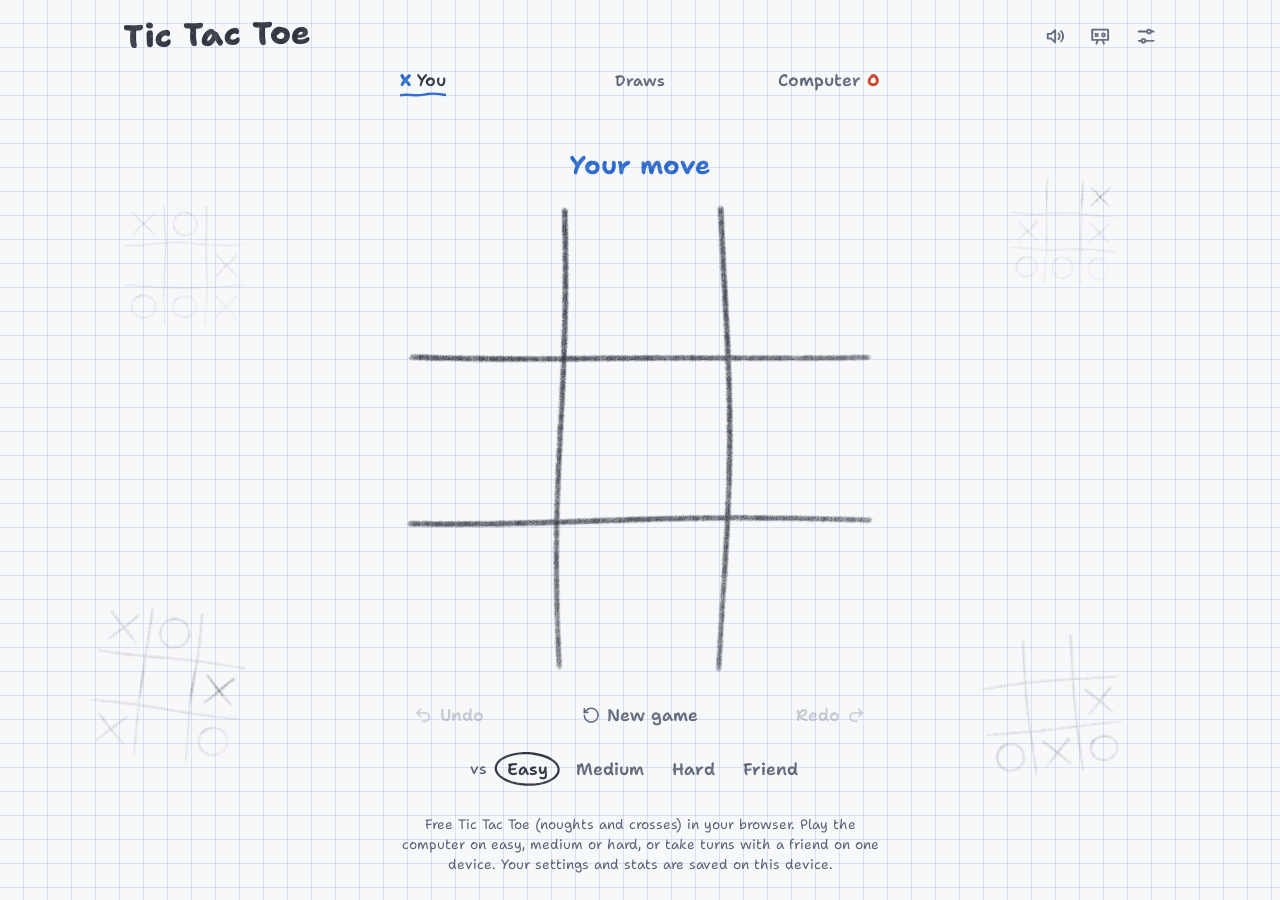
<file: index.html>
<!DOCTYPE html>
<html lang="en">

<head>
  <meta charset="UTF-8">
  <meta name="viewport" content="width=device-width, initial-scale=1.0">

  <title>Tic Tac Toe by Elpis | Play Noughts and Crosses Online</title>
  <meta name="description" content="Play Tic Tac Toe (noughts and crosses) free in your browser. Challenge the computer on easy, medium or hard, or play a friend, with undo, redo and win statistics.">
  <meta name="keywords" content="Elpis, Tic Tac Toe, noughts and crosses, naughts and crosses, play tic tac toe, game, elpis tic tac toe">
  <meta name="author" content="Elpis">
  <meta name="color-scheme" content="dark light">
  <meta name="theme-color" content="#24302d">
  <link rel="canonical" href="https://tic-tac-toe.elpis.cc/">

  <meta property="og:type" content="website">
  <meta property="og:site_name" content="Tic Tac Toe by Elpis">
  <meta property="og:title" content="Tic Tac Toe by Elpis">
  <meta property="og:description" content="Play Tic Tac Toe free in your browser against the computer or a friend.">
  <meta property="og:url" content="https://tic-tac-toe.elpis.cc/">
  <meta property="og:image" content="https://tic-tac-toe.elpis.cc/assets/og-image.png">
  <meta property="og:image:width" content="1200">
  <meta property="og:image:height" content="630">
  <meta property="og:image:alt" content="A Tic Tac Toe game drawn in chalk on a blackboard, with a line struck through three X marks">
  <meta name="twitter:card" content="summary_large_image">
  <meta name="twitter:title" content="Tic Tac Toe by Elpis">
  <meta name="twitter:description" content="Play Tic Tac Toe free in your browser against the computer or a friend.">
  <meta name="twitter:image" content="https://tic-tac-toe.elpis.cc/assets/og-image.png">

  <link rel="icon" href="assets/favicon.svg" type="image/svg+xml">
  <link rel="icon" href="assets/favicon.ico" sizes="any">
  <link rel="apple-touch-icon" href="assets/icon-192.png">
  <link rel="manifest" href="site.webmanifest">

  <script>
    // Pick the chalkboard or the paper before the first paint
    (function () {
      var theme = ''
      try {
        var key = /[?&]test\b/.test(location.search) ? 'user-test' : 'user'
        theme = (JSON.parse(localStorage.getItem(key)) || {}).theme || ''
      } catch (e) { }
      if (theme !== 'board' && theme !== 'paper') {
        theme = window.matchMedia('(prefers-color-scheme: light)').matches ? 'paper' : 'board'
      }
      document.documentElement.dataset.theme = theme
    })()
  </script>

  <link rel="preload" href="assets/fonts/shantell-sans-latin.woff2" as="font" type="font/woff2" crossorigin>
  <link rel="stylesheet" href="style.css">
  <script defer src="draw.js"></script>
  <script defer src="ai.js"></script>
  <script defer src="app.js"></script>

  <script type="application/ld+json">
  {
    "@context": "https://schema.org",
    "@type": ["WebApplication", "VideoGame"],
    "name": "Tic Tac Toe by Elpis",
    "url": "https://tic-tac-toe.elpis.cc/",
    "description": "A free browser game of Tic Tac Toe (noughts and crosses) with a computer opponent, two-player mode, undo and redo.",
    "applicationCategory": "GameApplication",
    "genre": "Puzzle",
    "operatingSystem": "Any",
    "browserRequirements": "Requires JavaScript",
    "numberOfPlayers": { "@type": "QuantitativeValue", "minValue": 1, "maxValue": 2 },
    "inLanguage": "en",
    "isAccessibleForFree": true,
    "offers": { "@type": "Offer", "price": "0", "priceCurrency": "USD" },
    "author": { "@type": "Person", "name": "Elpis" }
  }
  </script>
</head>

<body>

  <svg xmlns="http://www.w3.org/2000/svg" width="0" height="0" style="position:absolute" aria-hidden="true" focusable="false">
    <symbol id="i-gear" viewBox="0 0 24 24"><path d="M4 7h9M17 7h3M4 17h3M11 17h9" /><circle cx="15" cy="7" r="2" /><circle cx="9" cy="17" r="2" /></symbol>
    <symbol id="i-close" viewBox="0 0 24 24"><path d="M6 6l12 12M18 6L6 18" /></symbol>
    <symbol id="i-undo" viewBox="0 0 24 24"><path d="M9 14L4 9l5-5" /><path d="M4 9h10.5a5.5 5.5 0 0 1 0 11H11" /></symbol>
    <symbol id="i-restart" viewBox="0 0 24 24"><path d="M3 12a9 9 0 1 0 2.64-6.36L3 8.3" /><path d="M3 3.5v4.8h4.8" /></symbol>
    <symbol id="i-redo" viewBox="0 0 24 24"><path d="M15 14l5-5-5-5" /><path d="M20 9H9.5a5.5 5.5 0 0 0 0 11H13" /></symbol>
    <symbol id="i-sound" viewBox="0 0 24 24"><path d="M4 9.5v5h3.5L12 18.5v-13L7.5 9.5z" /><path d="M15.5 9a4.2 4.2 0 0 1 0 6M18.3 6.5a8 8 0 0 1 0 11" /></symbol>
    <symbol id="i-muted" viewBox="0 0 24 24"><path d="M4 9.5v5h3.5L12 18.5v-13L7.5 9.5z" /><path d="M16 9.5l5 5M21 9.5l-5 5" /></symbol>
    <symbol id="i-paper" viewBox="0 0 24 24"><path d="M4.5 19.5l1-4.2L16.2 4.6a1.6 1.6 0 0 1 2.3 0l.9.9a1.6 1.6 0 0 1 0 2.3L8.7 18.5z" /><path d="M14 6.8l3.2 3.2" /></symbol>
    <symbol id="i-board" viewBox="0 0 24 24"><path d="M3.5 5h17v11h-17z" /><path d="M8 20l1.5-4M16 20l-1.5-4M7 9.5l2.5 2.5M9.5 9.5L7 12" /><circle cx="15.5" cy="10.7" r="1.6" /></symbol>
  </svg>

  <noscript>
    <p class="noscript">Tic Tac Toe needs JavaScript to run. Please enable JavaScript in your browser to play this
      free noughts and crosses game against the computer or a friend.</p>
  </noscript>

  <canvas class="backdrop" aria-hidden="true"></canvas>

  <div class="page">

    <header class="top">

      <h1 class="title"><span class="chalked">Tic Tac Toe</span></h1>

      <div class="top-actions">

        <button type="button" class="icon-btn" id="sound-toggle" aria-pressed="true" aria-label="Sound" title="Sound">
          <svg class="icon chalked" aria-hidden="true" focusable="false"><use href="#i-sound" /></svg>
        </button>

        <button type="button" class="icon-btn" id="theme-toggle" aria-label="Switch to paper" title="Switch to paper">
          <svg class="icon chalked" aria-hidden="true" focusable="false"><use href="#i-paper" /></svg>
        </button>

        <button type="button" class="icon-btn" id="settings-open" aria-label="Settings and statistics"
          title="Settings and statistics" aria-haspopup="dialog">
          <svg class="icon chalked" aria-hidden="true" focusable="false"><use href="#i-gear" /></svg>
        </button>

      </div>

    </header>

    <main class="main">

      <div class="game" data-turn="" data-result="">

        <div class="scoreboard" role="group" aria-label="Score, this visit">

          <div class="side side-you">
            <div class="who chalked"><span class="letter" aria-hidden="true"></span><span class="who-name"></span></div>
            <div class="tally"><canvas aria-hidden="true"></canvas><span class="count"></span></div>
          </div>

          <div class="side side-draws">
            <div class="who chalked"><span class="who-name">Draws</span></div>
            <div class="tally"><canvas aria-hidden="true"></canvas><span class="count"></span></div>
          </div>

          <div class="side side-them">
            <div class="who chalked"><span class="who-name"></span><span class="letter" aria-hidden="true"></span></div>
            <div class="tally"><canvas aria-hidden="true"></canvas><span class="count"></span></div>
          </div>

        </div>

        <p class="status" id="game-status" role="status" aria-live="polite"><span class="chalked"></span></p>

        <div class="board">

          <canvas class="board-grid" aria-hidden="true"></canvas>

          <canvas class="board-marks" aria-hidden="true"></canvas>

          <div class="cells" id="cells" role="group" aria-label="Board">
            <button type="button" class="cell"></button>
            <button type="button" class="cell"></button>
            <button type="button" class="cell"></button>
            <button type="button" class="cell"></button>
            <button type="button" class="cell"></button>
            <button type="button" class="cell"></button>
            <button type="button" class="cell"></button>
            <button type="button" class="cell"></button>
            <button type="button" class="cell"></button>
          </div>

        </div>

        <div class="controls">

          <button type="button" class="ctrl" id="undo" title="Undo (Ctrl+Z)">
            <span class="chalked">
              <svg class="icon" aria-hidden="true" focusable="false"><use href="#i-undo" /></svg>
              <span class="ctrl-label">Undo</span>
            </span>
          </button>

          <button type="button" class="ctrl ctrl-main" id="new-game">
            <span class="chalked">
              <svg class="icon" aria-hidden="true" focusable="false"><use href="#i-restart" /></svg>
              <span class="ctrl-label">New game</span>
            </span>
          </button>

          <button type="button" class="ctrl" id="redo" title="Redo (Ctrl+Shift+Z)">
            <span class="chalked">
              <span class="ctrl-label">Redo</span>
              <svg class="icon" aria-hidden="true" focusable="false"><use href="#i-redo" /></svg>
            </span>
          </button>

        </div>

        <div class="choice opponent" id="opponent" role="radiogroup" aria-labelledby="opponent-label">
          <span class="choice-label" id="opponent-label" aria-label="Play against">vs</span>
          <label><input type="radio" name="opponent" value="easy"><span class="chalked">Easy</span></label>
          <label><input type="radio" name="opponent" value="medium"><span class="chalked">Medium</span></label>
          <label><input type="radio" name="opponent" value="hard"><span class="chalked">Hard</span></label>
          <label><input type="radio" name="opponent" value="friend"><span class="chalked">Friend</span></label>
        </div>

      </div>

      <section class="about" aria-label="About this game">
        <p>Free Tic Tac Toe (noughts and crosses) in your browser. Play the computer on easy, medium or hard, or
          take turns with a friend on one device. Your settings and stats are saved on this device.</p>
      </section>

    </main>

  </div>

  <dialog class="drawer" id="settings" aria-labelledby="settings-heading">

    <div class="drawer-body">

      <div class="drawer-head">
        <h2 id="settings-heading">Settings</h2>
        <button type="button" class="icon-btn" id="settings-close" aria-label="Close settings">
          <svg class="icon" aria-hidden="true" focusable="false"><use href="#i-close" /></svg>
        </button>
      </div>

      <div class="field">
        <label for="sett-name">Your name</label>
        <input type="text" id="sett-name" maxlength="16" autocomplete="off" spellcheck="false">
      </div>

      <div class="field">
        <label for="sett-xname">Opponent's name</label>
        <input type="text" id="sett-xname" maxlength="16" autocomplete="off" spellcheck="false">
      </div>

      <div class="field">
        <span class="choice-label" id="letter-label">You play</span>
        <div class="choice" id="sett-letter" role="radiogroup" aria-labelledby="letter-label">
          <label class="pick-x"><input type="radio" name="letter" value="X"><span>X</span></label>
          <label class="pick-o"><input type="radio" name="letter" value="O"><span>O</span></label>
        </div>
      </div>

      <div class="field">
        <span class="choice-label" id="first-label">First move</span>
        <div class="choice" id="sett-first" role="radiogroup" aria-labelledby="first-label">
          <label><input type="radio" name="first" value="XO"><span>Take turns</span></label>
          <label class="pick-x"><input type="radio" name="first" value="X"><span>X</span></label>
          <label class="pick-o"><input type="radio" name="first" value="O"><span>O</span></label>
        </div>
      </div>

      <p class="drawer-note">Changing who plays what starts a new game.</p>

      <h2 class="drawer-title">Statistics</h2>

      <table class="stats">
        <thead>
          <tr>
            <th scope="col"><span class="sr-only">Opponent</span></th>
            <th scope="col">Won</th>
            <th scope="col">Lost</th>
            <th scope="col">Drawn</th>
          </tr>
        </thead>
        <tbody id="stats-table">
          <tr><th scope="row">Easy</th><td>0</td><td>0</td><td>0</td></tr>
          <tr><th scope="row">Medium</th><td>0</td><td>0</td><td>0</td></tr>
          <tr><th scope="row">Hard</th><td>0</td><td>0</td><td>0</td></tr>
          <tr><th scope="row">Friend</th><td>0</td><td>0</td><td>0</td></tr>
          <tr><th scope="row">Total</th><td>0</td><td>0</td><td>0</td></tr>
        </tbody>
      </table>

      <button type="button" class="text-btn danger" id="stats-reset">Reset statistics</button>

    </div>

  </dialog>

  <div class="toast" id="toast">
    <div class="toast-box">
      <span class="toast-text" role="status" aria-live="polite"></span>
      <button type="button" class="toast-action" hidden></button>
      <button type="button" class="icon-btn toast-close" aria-label="Dismiss">
        <svg class="icon" aria-hidden="true" focusable="false"><use href="#i-close" /></svg>
      </button>
    </div>
  </div>

  <canvas class="dust" aria-hidden="true"></canvas>

</body>

</html>
</file>
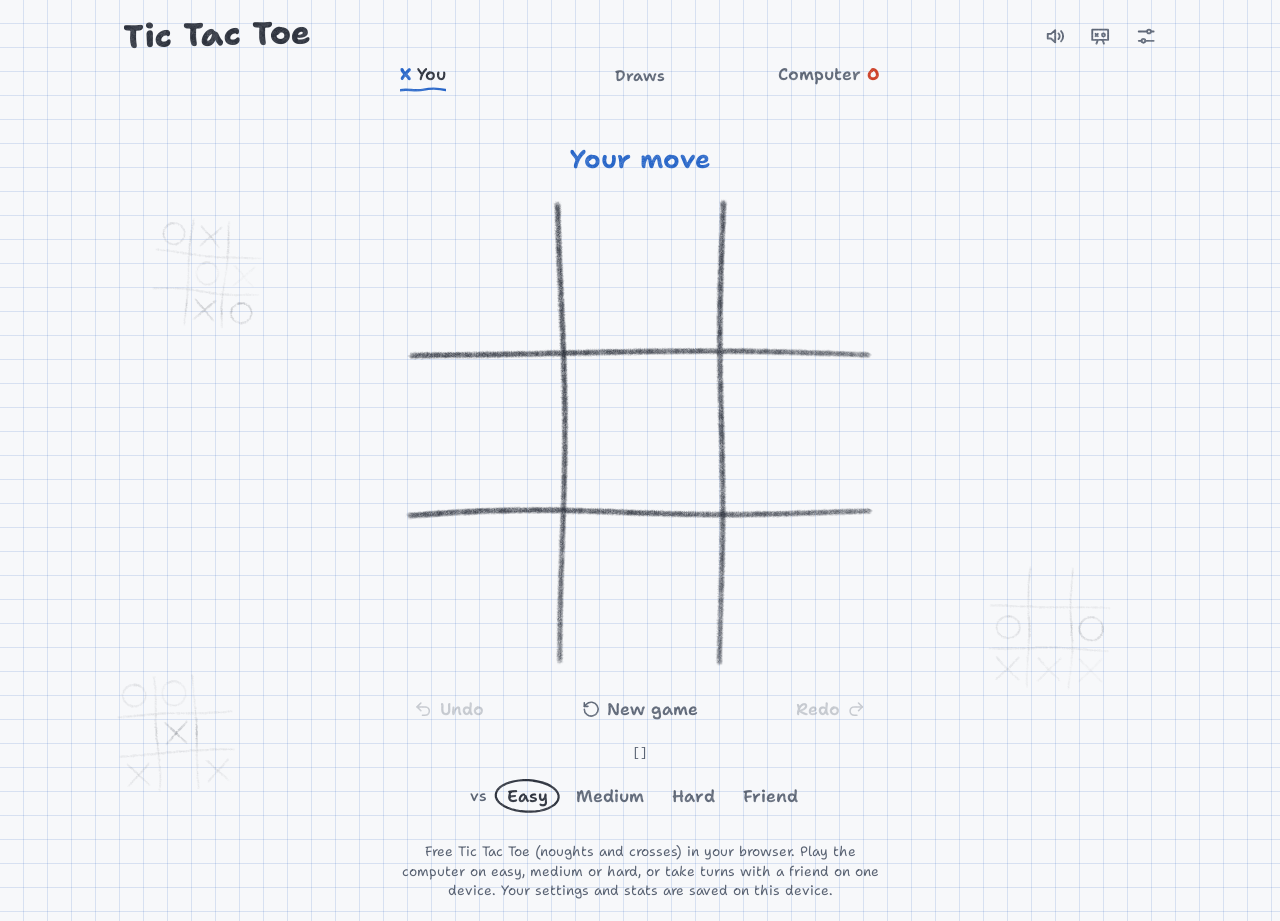
<file: test.html>
<!DOCTYPE html>
<html lang="en">

<head>
  <meta charset="UTF-8">
  <title>Tic Tac Toe for Test</title>
  <meta name="robots" content="noindex">
  <!-- The test page is the game itself with ?test added: it plays on a
       separate save (the "user-test" storage key) and shows the move
       order under the board. -->
  <meta http-equiv="refresh" content="0; url=./?test">
  <script>window.location.replace('./?test')</script>
</head>

<body>
  <p><a href="./?test">Open the test page</a></p>
</body>

</html>
</file>
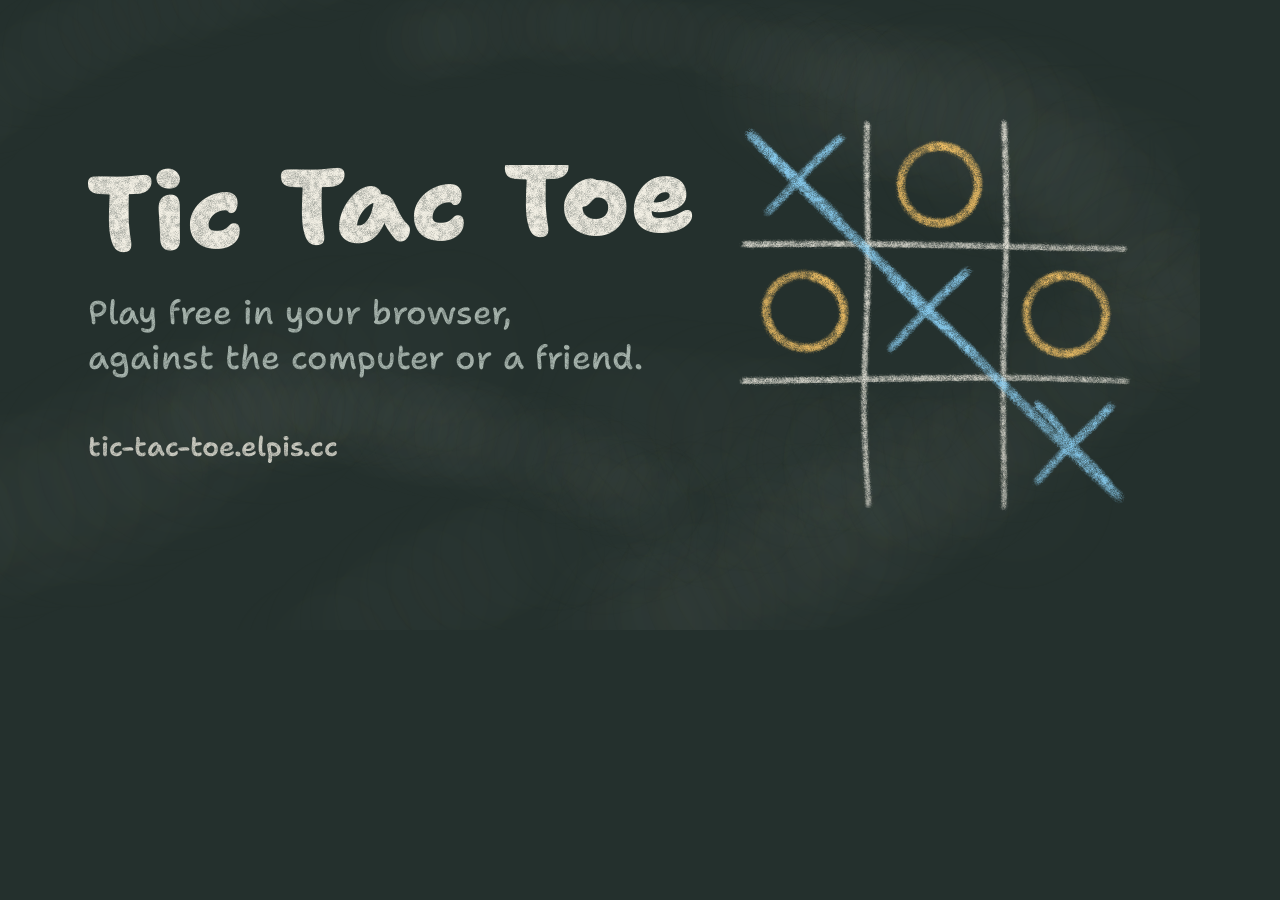
<file: docs/og-image.html>
<!doctype html>
<html lang="en" data-theme="board">
<head>
<meta charset="utf-8">
<title>Share image source</title>
<meta name="robots" content="noindex">
<!--
  Source for assets/og-image.png (1200x630). The board is drawn with the
  game's own chalk (../draw.js), so it matches the page. To regenerate,
  from the repo root:
    python3 -m http.server 8000
    google-chrome --headless --hide-scrollbars --window-size=1200,630 \
      --virtual-time-budget=3000 \
      --screenshot=assets/og-image.png http://localhost:8000/docs/og-image.html
-->
<style>
  @font-face {
    font-family: "Shantell Sans";
    font-weight: 300 800;
    font-display: block;
    src: url("../assets/fonts/shantell-sans-latin.woff2") format("woff2");
  }
  * { margin: 0; padding: 0; box-sizing: border-box; }
  html, body { width: 1200px; height: 630px; background: #24302d; overflow: hidden; }
  body {
    position: relative;
    font-family: "Shantell Sans", sans-serif;
    color: #f2efe4;
    display: grid;
    grid-template-columns: 1fr 400px;
    align-items: center;
    gap: 40px;
    padding: 0 96px 0 88px;
  }
  canvas { -webkit-mask-size: 128px 128px; mask-size: 128px 128px; }
  .smears { position: absolute; inset: 0; width: 100%; height: 100%; }
  .copy { position: relative; display: flex; flex-direction: column; gap: 26px; -webkit-mask-size: 128px 128px; mask-size: 128px 128px; }
  h1 {
    white-space: nowrap;
    font-size: 106px;
    font-weight: 800;
    line-height: 0.95;
    transform: rotate(-2deg);
    transform-origin: left center;
  }
  p {
    font-size: 33px;
    font-weight: 500;
    line-height: 1.35;
    color: #a9b6af;
  }
  .url {
    margin-top: 22px;
    font-size: 27px;
    font-weight: 600;
    opacity: 0.8;
  }
  .board { position: relative; width: 400px; height: 400px; }
  .board canvas { position: absolute; inset: 0; width: 100%; height: 100%; }
</style>
</head>
<body>
  <canvas class="smears"></canvas>
  <div class="copy">
    <h1>Tic Tac Toe</h1>
    <p>Play free in your browser,<br>against the computer or a friend.</p>
    <div class="url">tic-tac-toe.elpis.cc</div>
  </div>
  <div class="board"><canvas></canvas></div>
  <script src="../draw.js"></script>
  <script>
    const INK = '#f2efe4', X = '#8fd3f7', O = '#f8c66a'
    Sketch.setMaterial('chalk')
    const mask = (el, depth, seed) => { el.style.webkitMaskImage = el.style.maskImage = `url(${Sketch.grain(depth, seed)})` }
    mask(document.querySelector('.copy'), 0.36, 23)

    // Eraser smears across the board
    const smears = document.querySelector('.smears')
    const back = Sketch.createSurface(smears, 0, 1)
    back.fit()
    const r0 = Sketch.random(5)
    for (let i = 0; i < 9; i++) {
      const x = r0() * 1200, y = r0() * 630, len = 300 + r0() * 600, a = (r0() - 0.5) * 1.1
      back.stroke(Sketch.line(r0, x - Math.cos(a) * len / 2, y - Math.sin(a) * len / 2, x + Math.cos(a) * len / 2, y + Math.sin(a) * len / 2, 14), {
        color: INK, width: 110 + r0() * 170, strength: 0.007 + r0() * 0.008, soft: true, seed: i + 1, instant: true
      })
    }

    // A finished game: X wins on the diagonal
    const canvas = document.querySelector('.board canvas')
    mask(canvas, 0.62, 11)
    const s = Sketch.createSurface(canvas, 300)
    s.fit()
    const r = Sketch.random(42)
    const pen = (points, color, extra) => s.stroke(points, Object.assign({ color: color, seed: Math.floor(r() * 1e9), instant: true }, extra))
    const lean = () => (r() - 0.5) * 5
    ;[[100 + lean(), 7, 100 + lean(), 293], [200 + lean(), 6, 200 + lean(), 294], [7, 100 + lean(), 293, 100 + lean()], [6, 200 + lean(), 294, 200 + lean()]]
      .forEach(l => pen(Sketch.line(r, l[0], l[1], l[2], l[3]), INK, { width: Sketch.material().width * 0.8, strength: 0.9 }))
    const centre = (i) => [(i % 3) * 100 + 50 + (r() - 0.5) * 6, Math.floor(i / 3) * 100 + 50 + (r() - 0.5) * 6]
    const j = () => (r() - 0.5) * 9
    ;[0, 4, 8].forEach((i) => {
      const [cx, cy] = centre(i)
      pen(Sketch.line(r, cx - 28 + j(), cy - 28 + j(), cx + 28 + j(), cy + 28 + j()), X)
      pen(Sketch.line(r, cx + 28 + j(), cy - 28 + j(), cx - 28 + j(), cy + 28 + j()), X)
    })
    ;[1, 3, 5].forEach((i) => {
      const [cx, cy] = centre(i)
      pen(Sketch.ring(r, cx, cy, 29, 29), O)
    })
    pen(Sketch.line(r, 12, 14, 289, 287, 0.7), X, { width: Sketch.material().width * 1.2 })
  </script>
</body>
</html>
</file>
<file: style.css>
/* Tic Tac Toe by Elpis
   The page is the surface the game is played on: a chalkboard, or a sheet
   of graph paper. Everything on it is written by hand. The board and the
   marks are drawn on canvases by draw.js; this file dresses the rest to
   match. There is no brand colour. X is blue, O is warm, and whoever is to
   move lends their colour to the status line and the hover preview. */

:root {
  /* Chalkboard */
  --bg: #24302d;
  --surface: #1c2624;
  --ink: #f2efe4;
  --muted: #a9b6af;
  --faint: rgba(242, 239, 228, 0.2);
  --x: #8fd3f7;
  --o: #f8c66a;
  --danger: #f6a3aa;
  --backdrop: rgba(10, 16, 14, 0.6);
  --shadow: 0 18px 50px rgba(4, 8, 7, 0.55);
  --note: #f2efe4;
  --note-ink: #1f2927;

  --board: min(calc(100vw - 2rem), 30rem, max(17rem, calc(100dvh - 26rem)));
  --hand: 14px 30px 16px 34px / 30px 14px 34px 16px;
  --ease: cubic-bezier(0.22, 1, 0.36, 1);
  --font: "Shantell Sans", ui-rounded, "Segoe UI", system-ui, -apple-system, sans-serif;

  color-scheme: dark;
}

:root[data-theme="paper"] {
  --bg: #f7f8fa;
  --surface: #ffffff;
  --ink: #2b303b;
  --muted: #5b6474;
  --faint: rgba(43, 48, 59, 0.22);
  --x: #2463c7;
  --o: #cc3d24;
  --danger: #b3261e;
  --backdrop: rgba(43, 48, 59, 0.35);
  --shadow: 0 18px 50px rgba(43, 48, 59, 0.2);
  --note: #2b303b;
  --note-ink: #f7f8fa;

  color-scheme: light;
}

/* Shantell Sans (SIL OFL 1.1, see assets/fonts/OFL.txt), self-hosted.
   Variable weight 300-800. Each file only downloads when the page uses
   one of its characters, so most visitors fetch the Latin file alone. */
@font-face {
  font-family: "Shantell Sans";
  font-style: normal;
  font-weight: 300 800;
  font-display: swap;
  src: url("assets/fonts/shantell-sans-cyrillic-ext.woff2") format("woff2");
  unicode-range: U+0460-052F, U+1C80-1C8A, U+20B4, U+2DE0-2DFF, U+A640-A69F, U+FE2E-FE2F;
}

@font-face {
  font-family: "Shantell Sans";
  font-style: normal;
  font-weight: 300 800;
  font-display: swap;
  src: url("assets/fonts/shantell-sans-cyrillic.woff2") format("woff2");
  unicode-range: U+0301, U+0400-045F, U+0490-0491, U+04B0-04B1, U+2116;
}

@font-face {
  font-family: "Shantell Sans";
  font-style: normal;
  font-weight: 300 800;
  font-display: swap;
  src: url("assets/fonts/shantell-sans-vietnamese.woff2") format("woff2");
  unicode-range: U+0102-0103, U+0110-0111, U+0128-0129, U+0168-0169, U+01A0-01A1, U+01AF-01B0, U+0300-0301, U+0303-0304, U+0308-0309, U+0323, U+0329, U+1EA0-1EF9, U+20AB;
}

@font-face {
  font-family: "Shantell Sans";
  font-style: normal;
  font-weight: 300 800;
  font-display: swap;
  src: url("assets/fonts/shantell-sans-latin-ext.woff2") format("woff2");
  unicode-range: U+0100-02BA, U+02BD-02C5, U+02C7-02CC, U+02CE-02D7, U+02DD-02FF, U+0304, U+0308, U+0329, U+1D00-1DBF, U+1E00-1E9F, U+1EF2-1EFF, U+2020, U+20A0-20AB, U+20AD-20C4, U+2113, U+2C60-2C7F, U+A720-A7FF;
}

@font-face {
  font-family: "Shantell Sans";
  font-style: normal;
  font-weight: 300 800;
  font-display: swap;
  src: url("assets/fonts/shantell-sans-latin.woff2") format("woff2");
  unicode-range: U+0000-00FF, U+0131, U+0152-0153, U+02BB-02BC, U+02C6, U+02DA, U+02DC, U+0304, U+0308, U+0329, U+2000-206F, U+20AC, U+2122, U+2191, U+2193, U+2212, U+2215, U+FEFF, U+FFFD;
}

*,
*::before,
*::after {
  margin: 0;
  padding: 0;
  box-sizing: border-box;
}

html {
  -webkit-text-size-adjust: 100%;
  background: var(--bg);
}

body {
  font-family: var(--font);
  font-size: 1rem;
  font-weight: 500;
  line-height: 1.45;
  color: var(--ink);
  min-height: 100vh;
  min-height: 100dvh;
  overflow-x: hidden;
}

/* Graph paper. On the root, so the old games drawn on the .backdrop
   canvas sit on top of the squares. */
:root[data-theme="paper"] {
  background-image:
    linear-gradient(rgba(62, 112, 196, 0.17) 1px, transparent 1px),
    linear-gradient(90deg, rgba(62, 112, 196, 0.17) 1px, transparent 1px);
  background-size: 24px 24px;
  background-position: -1px -1px;
}

button,
input {
  font: inherit;
  color: inherit;
}

button {
  cursor: pointer;
  background: none;
  border: 0;
  -webkit-tap-highlight-color: transparent;
}

:focus-visible {
  outline: 2px dashed var(--ink);
  outline-offset: 3px;
}

h1,
h2 {
  text-wrap: balance;
}

.sr-only {
  position: absolute;
  width: 1px;
  height: 1px;
  overflow: hidden;
  clip: rect(0 0 0 0);
  white-space: nowrap;
}

.noscript {
  padding: 5rem 1rem 1rem;
  text-align: center;
  color: var(--muted);
}

/* Anything written on the surface picks up its grain. app.js builds the
   grain tiles and sets --grain (drawings) and --grain-soft (lettering). */
.chalked {
  display: inline-block;
  -webkit-mask-image: var(--grain-soft, none);
  mask-image: var(--grain-soft, none);
  -webkit-mask-size: 128px 128px;
  mask-size: 128px 128px;
}

/* Stroke icons (defined as <symbol>s in index.html) */
.icon {
  width: 1.4rem;
  height: 1.4rem;
  fill: none;
  stroke: currentColor;
  stroke-width: 2;
  stroke-linecap: round;
  stroke-linejoin: round;
}

/* Smears and old games left on the surface, drawn once by app.js */
.backdrop {
  position: fixed;
  inset: 0;
  z-index: -1;
  width: 100%;
  height: 100%;
  pointer-events: none;
}

/* Chalk dust, above everything and never in the way */
.dust {
  position: fixed;
  inset: 0;
  z-index: 900;
  width: 100%;
  height: 100%;
  pointer-events: none;
}

/* ---------- Page ---------- */

.page {
  min-height: 100vh;
  min-height: 100dvh;
  display: flex;
  flex-direction: column;
}

.top {
  width: 100%;
  max-width: 68rem;
  margin: 0 auto;
  display: flex;
  align-items: center;
  justify-content: space-between;
  padding: 0.6rem 0.6rem 0 1.25rem;
}

.title {
  font-size: 1.7rem;
  font-weight: 800;
  line-height: 1.1;
  letter-spacing: 0.01em;
  transform: rotate(-1.5deg);
  transform-origin: left center;
}

.top-actions {
  display: flex;
  gap: 0.1rem;
}

.icon-btn {
  width: 2.75rem;
  height: 2.75rem;
  display: grid;
  place-items: center;
  border-radius: 50%;
  color: var(--muted);
  transition: color 0.2s, transform 0.15s;
}

.icon-btn:hover {
  color: var(--ink);
}

.icon-btn:active {
  transform: scale(0.92);
}

.main {
  flex: 1;
  display: flex;
  flex-direction: column;
  align-items: center;
  justify-content: center;
  padding: 0.25rem 1rem 1.25rem;
}

/* As wide as the board, or wider when a short screen makes the board
   small, so the score and the buttons keep their room. */
.game {
  width: max(var(--board), min(calc(100vw - 2rem), 21rem));
  display: flex;
  flex-direction: column;
  align-items: center;
  gap: 0.7rem;
}

/* The colour of whoever is to move, or of the winner once it is over */
.game[data-turn="X"],
.game[data-result="X"] {
  --turn: var(--x);
}

.game[data-turn="O"],
.game[data-result="O"] {
  --turn: var(--o);
}

/* ---------- Scoreboard: you | draws | them, kept in tally marks ---------- */

.scoreboard {
  width: 100%;
  display: grid;
  grid-template-columns: 1fr minmax(4.5rem, 0.7fr) 1fr;
  align-items: end;
  gap: 0.75rem;
}

.side {
  min-width: 0;
  display: flex;
  flex-direction: column;
  gap: 0.15rem;
}

.side-you {
  align-items: flex-start;
}

.side-draws {
  align-items: center;
}

.side-them {
  align-items: flex-end;
}

.side.is-x {
  --side: var(--x);
}

.side.is-o {
  --side: var(--o);
}

.who {
  position: relative;
  max-width: 100%;
  display: flex;
  align-items: baseline;
  gap: 0.4rem;
  padding-bottom: 0.3rem;
  font-size: 1.05rem;
  font-weight: 600;
  color: var(--muted);
  transition: color 0.25s;
}

.side-draws .who {
  font-size: 0.95rem;
}

.who-name {
  overflow: hidden;
  text-overflow: ellipsis;
  white-space: nowrap;
}

.letter {
  flex: none;
  font-weight: 800;
  color: var(--side);
}

.is-turn .who {
  color: var(--ink);
}

/* A quick underline beneath whoever is to move */
.who::after {
  content: "";
  position: absolute;
  left: -2px;
  right: -2px;
  bottom: -1px;
  height: 7px;
  background: var(--side, var(--muted));
  -webkit-mask: url("data:image/svg+xml,%3Csvg xmlns='http://www.w3.org/2000/svg' viewBox='0 0 100 8' preserveAspectRatio='none'%3E%3Cpath d='M1.5 5.2C18 2.6 33 6.6 52 4.1S84 3 98.5 5' fill='none' stroke='%23000' stroke-width='2.4' stroke-linecap='round' vector-effect='non-scaling-stroke'/%3E%3C/svg%3E") center / 100% 100% no-repeat;
  mask: url("data:image/svg+xml,%3Csvg xmlns='http://www.w3.org/2000/svg' viewBox='0 0 100 8' preserveAspectRatio='none'%3E%3Cpath d='M1.5 5.2C18 2.6 33 6.6 52 4.1S84 3 98.5 5' fill='none' stroke='%23000' stroke-width='2.4' stroke-linecap='round' vector-effect='non-scaling-stroke'/%3E%3C/svg%3E") center / 100% 100% no-repeat;
  clip-path: inset(0 100% 0 0);
  transition: clip-path 0.3s ease-in;
}

.side-them .who::after {
  clip-path: inset(0 0 0 100%);
}

.side.is-turn .who::after {
  clip-path: inset(0);
  transition: clip-path 0.35s 0.1s ease-out;
}

.tally {
  width: 100%;
  height: 2rem;
  display: flex;
}

.tally canvas {
  width: 100%;
  height: 100%;
  -webkit-mask-image: var(--grain, none);
  mask-image: var(--grain, none);
  -webkit-mask-size: 128px 128px;
  mask-size: 128px 128px;
}

/* The score as a number: read out always, shown once the tally marks
   would no longer fit (app.js adds .as-number). */
.tally .count {
  position: absolute;
  width: 1px;
  height: 1px;
  overflow: hidden;
  clip: rect(0 0 0 0);
  white-space: nowrap;
}

.side.as-number canvas {
  display: none;
}

.side.as-number .count {
  position: static;
  width: 100%;
  height: auto;
  clip: auto;
  font-size: 1.7rem;
  font-weight: 800;
  line-height: 2rem;
}

.side-draws.as-number .count {
  text-align: center;
  color: var(--muted);
}

.side-them.as-number .count {
  text-align: right;
}

/* ---------- Status line ---------- */

.status {
  min-height: 2.5rem;
  display: grid;
  place-items: center;
  font-size: 1.6rem;
  font-weight: 700;
  line-height: 1.2;
  text-align: center;
  color: var(--turn, var(--ink));
  transition: color 0.25s;
}

.game[data-waiting] .status {
  color: var(--muted);
}

.game[data-result="draw"] .status {
  color: var(--ink);
}

.status.pop > span {
  animation: pop 0.45s var(--ease) both;
}

/* Three dots while the computer thinks */
.dots span {
  animation: dot 1.1s infinite both;
}

.dots span:nth-child(2) {
  animation-delay: 0.18s;
}

.dots span:nth-child(3) {
  animation-delay: 0.36s;
}

/* ---------- Board: two canvases under a grid of nine buttons ---------- */

.board {
  position: relative;
  width: var(--board);
  height: var(--board);
  flex: none;
}

.board canvas {
  position: absolute;
  inset: 0;
  width: 100%;
  height: 100%;
  pointer-events: none;
  -webkit-mask-image: var(--grain, none);
  mask-image: var(--grain, none);
  -webkit-mask-size: 128px 128px;
  mask-size: 128px 128px;
}

.cells {
  position: absolute;
  inset: 0;
  display: grid;
  grid-template-columns: repeat(3, 1fr);
  grid-template-rows: repeat(3, 1fr);
}

.cell {
  position: relative;
  border-radius: 1.25rem;
}

.cell[aria-disabled="true"] {
  cursor: default;
}

.cell:focus-visible {
  outline-offset: -0.7rem;
}

/* Preview of the mark the next click will place */
.cell::after {
  content: "";
  position: absolute;
  inset: 0;
  background: var(--turn, transparent);
  -webkit-mask: var(--ghost) center / 100% no-repeat;
  mask: var(--ghost) center / 100% no-repeat;
  opacity: 0;
  pointer-events: none;
  transition: opacity 0.15s;
}

.game[data-turn="X"] {
  --ghost: url("data:image/svg+xml,%3Csvg xmlns='http://www.w3.org/2000/svg' viewBox='0 0 100 100' fill='none' stroke='%23000' stroke-width='8' stroke-linecap='round'%3E%3Cpath d='M21 22 79 79M79 21 21 78'/%3E%3C/svg%3E");
}

.game[data-turn="O"] {
  --ghost: url("data:image/svg+xml,%3Csvg xmlns='http://www.w3.org/2000/svg' viewBox='0 0 100 100' fill='none' stroke='%23000' stroke-width='8'%3E%3Ccircle cx='50' cy='50' r='29'/%3E%3C/svg%3E");
}

@media (hover: hover) {
  .game:not([data-waiting]) .cell[aria-disabled="false"]:hover::after {
    opacity: 0.2;
  }
}

.game:not([data-waiting]) .cell[aria-disabled="false"]:focus-visible::after {
  opacity: 0.2;
}

/* Nothing to preview once the game is over */
.game:not([data-turn="X"]):not([data-turn="O"]) .cell::after {
  display: none;
}

/* test page only: the move order */
.board-place {
  width: 100%;
  text-align: center;
  font-family: ui-monospace, "Courier New", monospace;
  font-size: 0.8rem;
  color: var(--muted);
}

/* ---------- Controls ---------- */

.controls {
  width: 100%;
  display: grid;
  grid-template-columns: 1fr auto 1fr;
  align-items: center;
  gap: 0.5rem;
}

.ctrl {
  position: relative;
  min-height: 2.75rem;
  padding: 0 0.9rem;
  font-size: 1.05rem;
  font-weight: 600;
  color: var(--muted);
  transition: color 0.2s, opacity 0.2s, transform 0.15s;
}

.ctrl > span {
  display: inline-flex;
  align-items: center;
  gap: 0.45rem;
  vertical-align: middle;
  white-space: nowrap;
}

.ctrl .icon {
  flex: none;
  width: 1.15rem;
  height: 1.15rem;
}

#undo {
  justify-self: start;
}

#redo {
  justify-self: end;
}

.ctrl:hover {
  color: var(--ink);
}

.ctrl:active {
  transform: scale(0.96);
}

.ctrl[aria-disabled="true"] {
  opacity: 0.32;
  cursor: default;
}

.ctrl[aria-disabled="true"]:hover {
  color: var(--muted);
}

.ctrl[aria-disabled="true"]:active {
  transform: none;
}

/* A hand-drawn box, shown around "Play again" once a game is over */
.ctrl-main::before {
  content: "";
  position: absolute;
  inset: 0;
  border: 2px solid var(--turn, var(--ink));
  border-radius: var(--hand);
  opacity: 0;
  transform: scale(0.94);
  transition: opacity 0.25s, transform 0.35s var(--ease);
  -webkit-mask-image: var(--grain-soft, none);
  mask-image: var(--grain-soft, none);
  -webkit-mask-size: 128px 128px;
  mask-size: 128px 128px;
}

.game.is-over .ctrl-main {
  color: var(--ink);
  padding: 0 1.25rem;
}

.game.is-over .ctrl-main::before {
  opacity: 1;
  transform: none;
  transition-delay: 0.5s;
}

/* ---------- Choosing from a list: the pick gets circled ---------- */

.choice {
  display: flex;
  flex-wrap: wrap;
  align-items: center;
  gap: 0.1rem 0.15rem;
}

.choice-label {
  font-size: 0.95rem;
  color: var(--muted);
}

.choice label {
  position: relative;
  min-height: 2.75rem;
  display: inline-grid;
  place-items: center;
  padding: 0 0.8rem;
  font-size: 1.05rem;
  font-weight: 600;
  color: var(--muted);
  white-space: nowrap;
  cursor: pointer;
  user-select: none;
  -webkit-user-select: none;
  transition: color 0.2s;
}

.choice label:hover,
.choice label:has(input:checked) {
  color: var(--ink);
}

.choice input {
  position: absolute;
  inset: 0;
  width: 100%;
  height: 100%;
  margin: 0;
  opacity: 0;
  cursor: pointer;
}

.choice label:has(input:focus-visible) {
  outline: 2px dashed var(--ink);
  outline-offset: 1px;
  border-radius: 0.5rem;
}

.choice .pick-x:has(input:checked) {
  --ring: var(--x);
}

.choice .pick-o:has(input:checked) {
  --ring: var(--o);
}

/* app.js adds one of these to each label, sized to fit it */
.ring {
  position: absolute;
  inset: 0;
  width: 100%;
  height: 100%;
  overflow: visible;
  pointer-events: none;
  fill: none;
  stroke: var(--ring, var(--ink));
  stroke-width: 2.2;
  stroke-linecap: round;
  -webkit-mask-image: var(--grain-soft, none);
  mask-image: var(--grain-soft, none);
  -webkit-mask-size: 128px 128px;
  mask-size: 128px 128px;
}

.ring path {
  stroke-dasharray: 1;
  stroke-dashoffset: 1;
}

.choice label:has(input:checked) .ring path {
  stroke-dashoffset: 0;
  transition: stroke-dashoffset 0.4s ease-out;
}

.opponent {
  flex-wrap: nowrap;
  justify-content: center;
  margin-top: -0.15rem;
}

.opponent .choice-label {
  margin-right: 0.3rem;
}

.about {
  max-width: 30rem;
  margin-top: 1.5rem;
  font-size: 0.85rem;
  font-weight: 400;
  text-align: center;
  color: var(--muted);
}

/* ---------- Settings drawer ---------- */

.drawer {
  position: fixed;
  inset: 0 0 0 auto;
  width: min(23rem, 100vw);
  max-width: none;
  height: 100vh;
  height: 100dvh;
  max-height: none;
  margin: 0;
  padding: 0;
  border: 0;
  border-left: 2px solid var(--faint);
  background: var(--surface);
  color: var(--ink);
  box-shadow: var(--shadow);
  overflow-y: auto;
  overscroll-behavior: contain;
}

.drawer[open] {
  animation: slide-in 0.3s var(--ease) both;
}

.drawer::backdrop {
  background: var(--backdrop);
  animation: fade-in 0.25s ease both;
}

.drawer.closing {
  animation: slide-out 0.2s ease-in both;
}

.drawer.closing::backdrop {
  animation: fade-out 0.2s ease both;
}

.drawer-body {
  min-height: 100%;
  display: flex;
  flex-direction: column;
  gap: 1.15rem;
  padding: 0 1.5rem 2rem;
}

.drawer-head {
  position: sticky;
  top: 0;
  z-index: 1;
  display: flex;
  align-items: center;
  justify-content: space-between;
  margin: 0 -0.75rem -0.4rem 0;
  padding: 0.6rem 0 0.4rem;
  background: var(--surface);
}

.drawer h2 {
  font-size: 1.5rem;
  font-weight: 800;
}

.drawer-title {
  margin-top: 0.75rem;
  padding-top: 1.4rem;
  border-top: 2px dashed var(--faint);
}

.field {
  display: flex;
  flex-direction: column;
  gap: 0.1rem;
}

.field > label,
.field > .choice-label {
  font-size: 0.95rem;
  color: var(--muted);
}

.field .choice {
  margin-left: -0.6rem;
}

/* Names are written on a ruled line */
.field input[type="text"] {
  width: 100%;
  min-height: 2.75rem;
  padding: 0.2rem 0.1rem 0;
  font-size: 1.3rem;
  font-weight: 700;
  background: none;
  border: 0;
  border-bottom: 2px solid var(--faint);
  border-radius: 0;
  transition: border-color 0.2s;
}

.field input[type="text"]:hover {
  border-bottom-color: var(--muted);
}

.field input[type="text"]:focus {
  outline: 0;
  border-bottom-color: var(--ink);
}

.drawer-note {
  margin-top: -0.6rem;
  font-size: 0.85rem;
  font-weight: 400;
  color: var(--muted);
}

.stats {
  width: 100%;
  border-collapse: collapse;
  font-size: 1.05rem;
  font-variant-numeric: tabular-nums;
}

.stats th,
.stats td {
  padding: 0.5rem 0.4rem;
  text-align: right;
}

.stats th {
  font-weight: 500;
  color: var(--muted);
}

.stats th[scope="row"] {
  padding-left: 0;
  text-align: left;
}

.stats td {
  font-weight: 700;
}

.stats tbody tr th,
.stats tbody tr td {
  border-top: 1px solid var(--faint);
}

.stats tbody tr:last-child th,
.stats tbody tr:last-child td {
  border-top: 2px solid var(--muted);
  color: var(--ink);
  font-weight: 800;
}

.text-btn {
  align-self: flex-start;
  min-height: 2.75rem;
  padding: 0 0.1rem;
  font-weight: 600;
  text-decoration: underline;
  text-decoration-thickness: 2px;
  text-underline-offset: 0.3em;
  text-decoration-color: var(--faint);
  transition: text-decoration-color 0.2s;
}

.text-btn:hover {
  text-decoration-color: currentColor;
}

.text-btn.danger {
  color: var(--danger);
}

/* ---------- Toast: a note slipped onto the bottom of the surface ---------- */

.toast {
  position: fixed;
  left: 0;
  right: 0;
  bottom: calc(1rem + env(safe-area-inset-bottom, 0px));
  z-index: 950;
  display: flex;
  justify-content: center;
  padding: 0 1rem;
  pointer-events: none;
  opacity: 0;
  visibility: hidden;
  transform: translateY(0.75rem) rotate(-0.6deg);
  transition: opacity 0.25s, transform 0.3s var(--ease), visibility 0s linear 0.3s;
}

.toast.show {
  opacity: 1;
  visibility: visible;
  transform: rotate(-0.6deg);
  transition-delay: 0s;
}

/* While the settings drawer is open the note lives inside it (see
   showToast in app.js) and keeps to the bottom of what is on screen. */
.drawer .toast {
  position: sticky;
  height: 0;
  align-items: flex-end;
}

.toast-box {
  max-width: 36rem;
  display: flex;
  align-items: center;
  gap: 0.35rem;
  padding: 0.15rem 0.2rem 0.15rem 1.1rem;
  background: var(--note);
  color: var(--note-ink);
  border-radius: var(--hand);
  box-shadow: var(--shadow);
  pointer-events: auto;
}

.toast-text {
  font-weight: 600;
  overflow-wrap: anywhere;
}

.toast-action {
  flex: none;
  min-height: 2.5rem;
  padding: 0 0.6rem;
  font-weight: 800;
  text-decoration: underline;
  text-decoration-thickness: 2px;
  text-underline-offset: 0.25em;
}

.toast .icon-btn {
  flex: none;
  color: inherit;
  opacity: 0.65;
}

.toast .icon-btn:hover {
  opacity: 1;
}

.toast .icon {
  width: 1.05rem;
  height: 1.05rem;
}

.toast :focus-visible {
  outline-color: var(--note-ink);
  outline-offset: -3px;
}

/* ---------- Animation ---------- */

@keyframes fade-in {
  from { opacity: 0; }
  to { opacity: 1; }
}

@keyframes fade-out {
  from { opacity: 1; }
  to { opacity: 0; }
}

@keyframes slide-in {
  from { transform: translateX(100%); }
  to { transform: none; }
}

@keyframes slide-out {
  from { transform: none; }
  to { transform: translateX(100%); }
}

@keyframes pop {
  0% { transform: scale(0.8) rotate(-2deg); }
  60% { transform: scale(1.08) rotate(1deg); }
  100% { transform: none; }
}

@keyframes dot {
  0%, 60%, 100% { opacity: 0.25; }
  30% { opacity: 1; }
}

/* ---------- Sizes ---------- */

/* Phones: the board takes the width, the note about the game can sit
   below the fold. */
@media (max-width: 600px) {
  :root {
    --board: min(calc(100vw - 2rem), max(17rem, calc(100dvh - 21rem)));
  }

  .choice label {
    padding: 0 0.65rem;
  }
}

@media (max-width: 380px) {
  .title {
    font-size: 1.45rem;
  }

  .scoreboard {
    gap: 0.4rem;
  }

  .who {
    font-size: 0.95rem;
  }

  .status {
    font-size: 1.4rem;
  }

  .ctrl {
    padding: 0 0.3rem;
    font-size: 0.98rem;
  }

  .ctrl > span {
    gap: 0.3rem;
  }

  .game.is-over .ctrl-main {
    padding: 0 0.8rem;
  }

  .choice label {
    padding: 0 0.5rem;
    font-size: 1rem;
  }

  .opponent .choice-label {
    margin-right: 0;
  }
}

@media (min-width: 768px) {
  .title {
    font-size: 2rem;
  }

  .top {
    padding: 0.9rem 1rem 0 1.75rem;
  }

  .game {
    gap: 0.85rem;
  }
}

/* Phones on their side: the board on the left, everything else beside it */
@media (max-height: 560px) and (orientation: landscape) and (min-width: 560px) {
  :root {
    --board: min(24rem, max(11rem, calc(100dvh - 5.75rem)));
  }

  .top {
    padding-top: 0.25rem;
  }

  .game {
    width: auto;
    display: grid;
    grid-template-columns: var(--board) minmax(15rem, 19rem);
    grid-template-areas:
      "board score"
      "board status"
      "board controls"
      "board opponent";
    align-content: center;
    align-items: center;
    justify-items: center;
    gap: 0.4rem 2rem;
  }

  .scoreboard {
    grid-area: score;
  }

  .status {
    grid-area: status;
  }

  .board {
    grid-area: board;
  }

  .controls {
    grid-area: controls;
  }

  .opponent {
    grid-area: opponent;
  }

  .about {
    margin-top: 1rem;
  }
}

@media (prefers-reduced-motion: reduce) {
  *,
  *::before,
  *::after {
    animation-duration: 0.01ms !important;
    animation-delay: 0s !important;
    animation-iteration-count: 1 !important;
    transition-duration: 0.01ms !important;
    transition-delay: 0s !important;
  }
}
</file>
